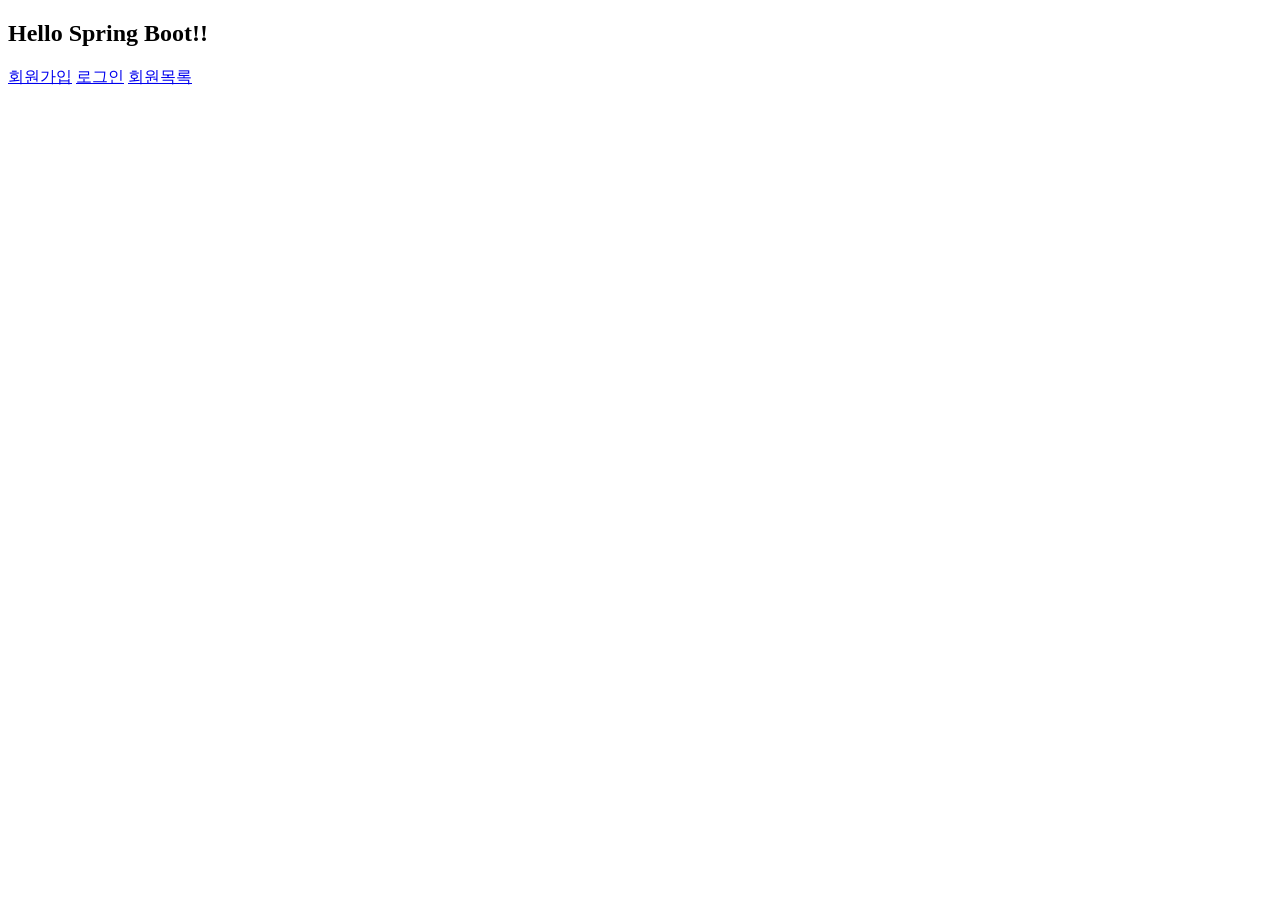
<file: Test/test/bpm/src/main/resources/templates/index.html>
<!DOCTYPE html>
<html lang="en" xmlns:th="http://www.thymeleaf.org">
<head>
    <meta charset="UTF-8">
    <meta name="viewport"
          content="width=device-width, user-scalable=no, initial-scale=1.0, maximum-scale=1.0, minimum-scale=1.0">
    <meta http-equiv="X-UA-Compatible" content="ie=edge">
    <title>index</title>
</head>
<body>
<h2>Hello Spring Boot!!</h2>
<a href="/user/save">회원가입</a>
<a href="/user/login">로그인</a>
<a href="/user/">회원목록</a>
</body>
</html>
</file>
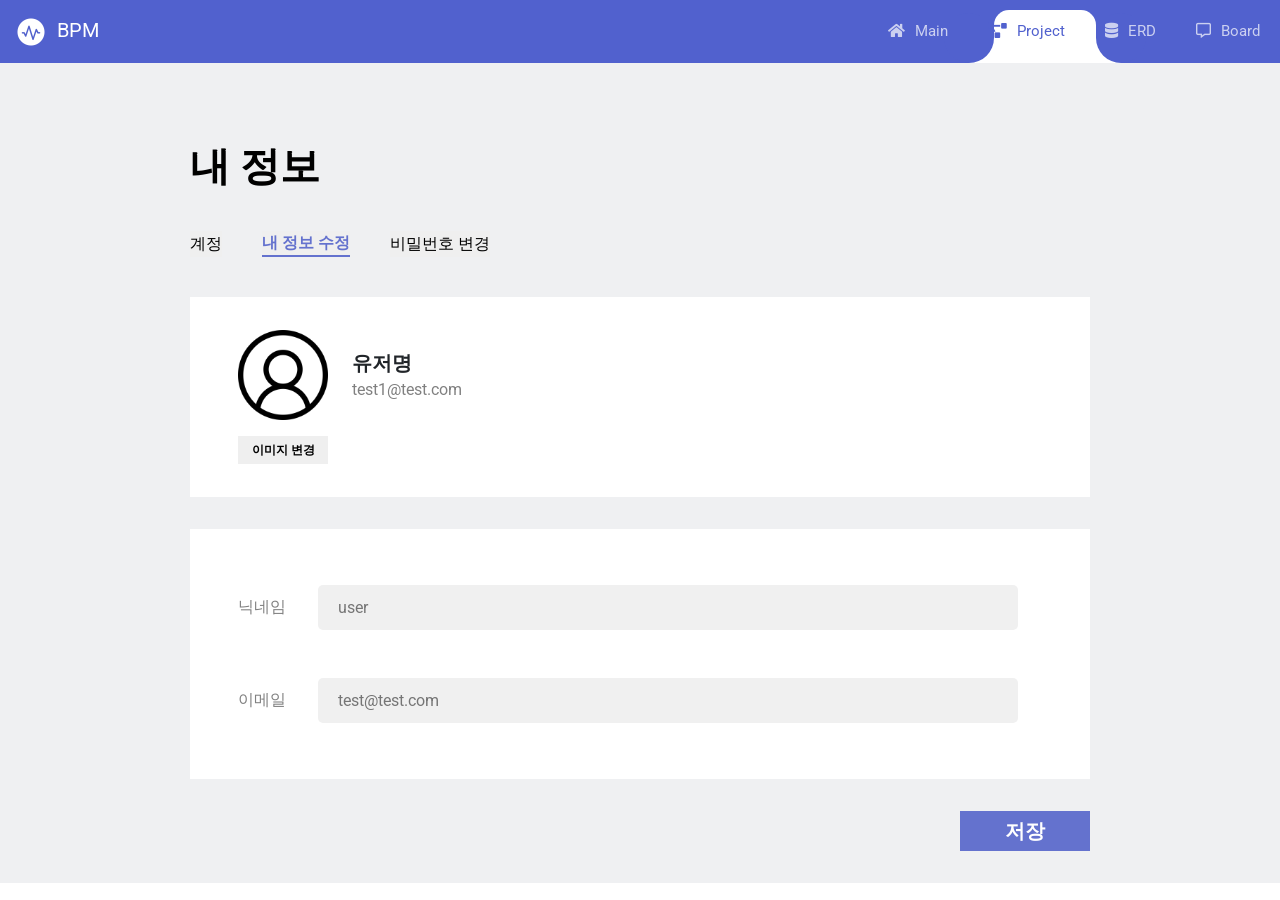
<file: 졸업작품/BPM/박종혁/front/account-update.html>
<!DOCTYPE html>
<html lang="en" >
<head>
  <meta charset="UTF-8">
  <title>account-update-btn</title>
  <meta charset="UTF-8">
    <meta name="viewport" content="width=device-width, user-scalable=no, initial-scale=1.0, maximum-scale=1.0, minimum-scale=1.0"><link rel='stylesheet' href='https://cdn.jsdelivr.net/npm/bootstrap@4.6.1/dist/css/bootstrap.min.css'>
<link rel='stylesheet' href='https://cdnjs.cloudflare.com/ajax/libs/font-awesome/5.8.2/css/all.css'><link rel="stylesheet" href="./css/nav.css">
<link rel="stylesheet" href="css/account-update.css">
</head>
<body>
<!-- partial:index.partial.html -->
<nav class="navbar navbar-expand-custom navbar-mainbg">
        
        <a class="navbar-brand navbar-logo" href="#"><img class="navbar-logo-image" src="./image/logo.png">BPM</a>
        <button class="navbar-toggler" type="button" aria-controls="navbarSupportedContent" aria-expanded="false" aria-label="Toggle navigation">
        <i class="fas fa-bars text-white"></i>
        </button>
        <div class="collapse navbar-collapse" id="navbarSupportedContent">
            <ul class="navbar-nav ml-auto">
                <div class="hori-selector"><div class="left"></div><div class="right"></div></div>
                <li class="nav-item">
                    <a class="nav-link" href="javascript:void(0);"><i class="fas fa-home"></i>Main</a>
                </li>
                <li class="nav-item active">
                    <a class="nav-link" href="javascript:void(0);"><i class="fas fa-project-diagram"></i>Project</a>
                </li>
                <li class="nav-item">
                    <a class="nav-link" href="javascript:void(0);"><i class="fas fa-database"></i>ERD</a>
                </li>
                <li class="nav-item">
                    <a class="nav-link" href="javascript:void(0);"><i class="far fa-comment-alt"></i>Board</a>
                </li>
            </ul>
        </div>
    </nav>

    <div class="page-container">
        <div class="inner-container">
            <div class="top-wrap">
                <h1>내 정보</h1>
                <div class="toolbar-wrap">
                    <button class="toolbar-btn account-btn">계정</button>
                    <button class="toolbar-btn account-update-btn">내 정보 수정</button>
                    <button class="toolbar-btn password-change-btn">비밀번호 변경</button>
                </div>
            </div>
    
            <div class="profile-wrap">
                <div class="profile">
                    <div class="profile-detail">
                        <img src="image/profile.png" alt="">
                        <div class="profile-user">
                            <div class="profile-username">유저명</div>
                            <div class="profile-email">test1@test.com</div>
                        </div>
                    </div>
                    <button class="img-change">이미지 변경</button>
                </div>
            </div>

            <div class="update-wrap">
                <form action="">
                    <div class="update">
                        <div class="update-info">
                            <div class="update-detail">닉네임</div>
                            <input class="update-input" type="text" placeholder="user">
                        </div>
                        <div class="update-info">
                            <div class="update-detail">이메일</div>
                            <input class="update-input" type="text" placeholder="test@test.com">
                        </div>
                    </div>
                </form>
            </div>
            
            <div class="btn-wrap">
                <button class="save-btn" type="submit">저장</button>
            </div>
        </div>
    </div>
<!-- partial -->
  <script src='https://code.jquery.com/jquery-3.4.1.min.js'></script>
<script src='https://cdn.jsdelivr.net/npm/popper.js@1.16.1/dist/umd/popper.min.js'></script>
<script src='https://cdn.jsdelivr.net/npm/bootstrap@4.6.1/dist/js/bootstrap.min.js'></script><script  src="./js/nav.js"></script>

</body>
</html>
</file>
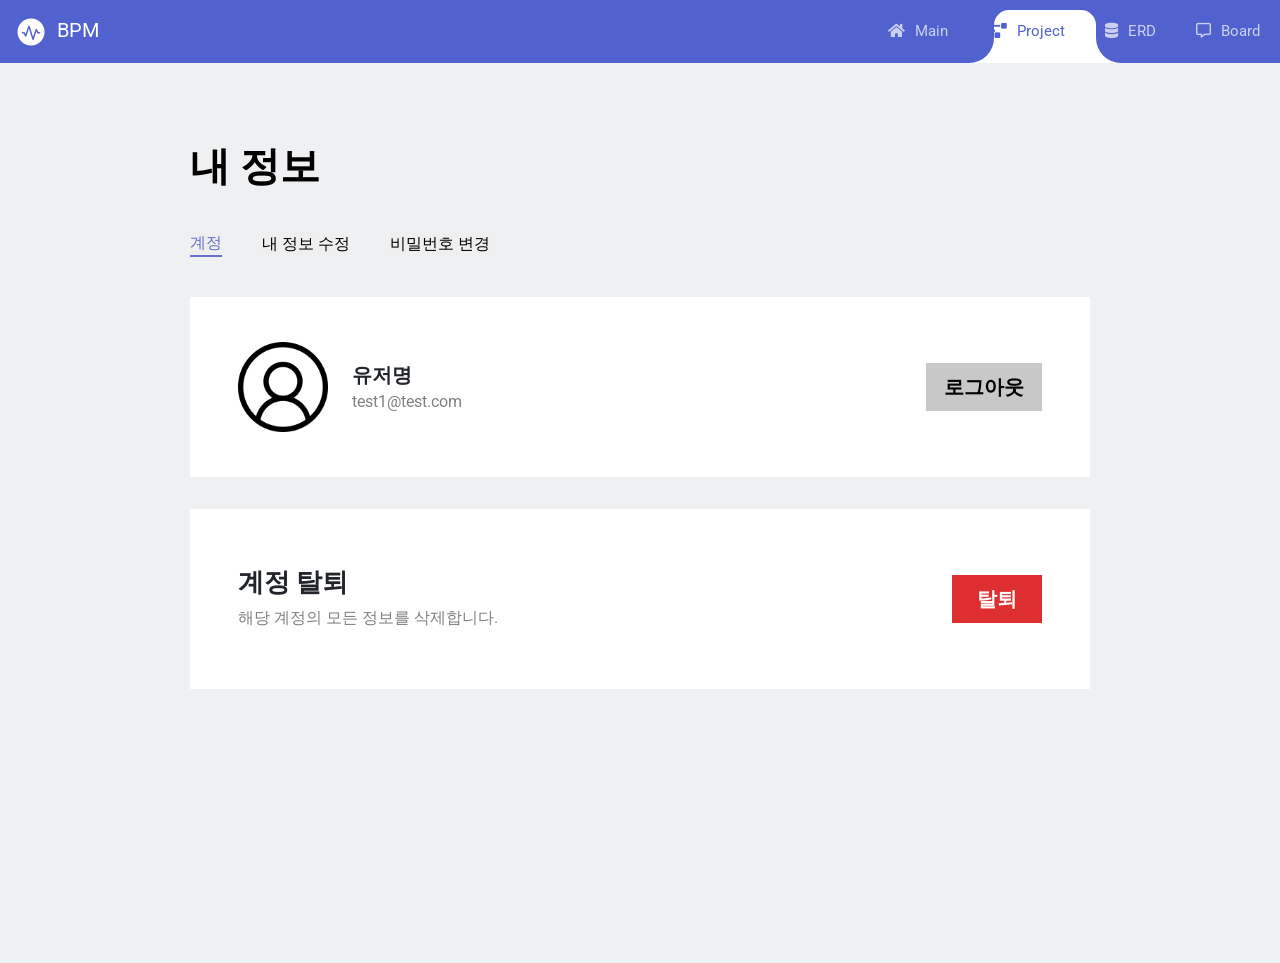
<file: 졸업작품/BPM/박종혁/front/account.html>
<!DOCTYPE html>
<html lang="en" >
<head>
  <meta charset="UTF-8">
  <title>account</title>
  <meta charset="UTF-8">
    <meta name="viewport" content="width=device-width, user-scalable=no, initial-scale=1.0, maximum-scale=1.0, minimum-scale=1.0"><link rel='stylesheet' href='https://cdn.jsdelivr.net/npm/bootstrap@4.6.1/dist/css/bootstrap.min.css'>
<link rel='stylesheet' href='https://cdnjs.cloudflare.com/ajax/libs/font-awesome/5.8.2/css/all.css'><link rel="stylesheet" href="./css/nav.css">
<link rel="stylesheet" href="css/account.css">
</head>
<body>
<!-- partial:index.partial.html -->
<nav class="navbar navbar-expand-custom navbar-mainbg">
        
        <a class="navbar-brand navbar-logo" href="#"><img class="navbar-logo-image" src="./image/logo.png">BPM</a>
        <button class="navbar-toggler" type="button" aria-controls="navbarSupportedContent" aria-expanded="false" aria-label="Toggle navigation">
        <i class="fas fa-bars text-white"></i>
        </button>
        <div class="collapse navbar-collapse" id="navbarSupportedContent">
            <ul class="navbar-nav ml-auto">
                <div class="hori-selector"><div class="left"></div><div class="right"></div></div>
                <li class="nav-item">
                    <a class="nav-link" href="javascript:void(0);"><i class="fas fa-home"></i>Main</a>
                </li>
                <li class="nav-item active">
                    <a class="nav-link" href="javascript:void(0);"><i class="fas fa-project-diagram"></i>Project</a>
                </li>
                <li class="nav-item">
                    <a class="nav-link" href="javascript:void(0);"><i class="fas fa-database"></i>ERD</a>
                </li>
                <li class="nav-item">
                    <a class="nav-link" href="javascript:void(0);"><i class="far fa-comment-alt"></i>Board</a>
                </li>
            </ul>
        </div>
    </nav>

    <div class="page-container">
        <div class="inner-container">
            <div class="top-wrap">
                <h1>내 정보</h1>
                <div class="toolbar-wrap">
                    <button class="toolbar-btn account-btn">계정</button>
                    <button class="toolbar-btn account-update-btn">내 정보 수정</button>
                    <button class="toolbar-btn password-change-btn">비밀번호 변경</button>
                </div>
            </div>
    
            <div class="profile-wrap">
                <img src="image/profile.png" alt="">
                <div class="profile-detail">
                    <div class="profile-username">유저명</div>
                    <div class="profile-email">test1@test.com</div>
                </div>
                <button class="logout-btn">로그아웃</button>
            </div>
    
            <div class="withdraw-wrap">
                <div class="withdraw-discription">
                    <h1>계정 탈퇴</h1>
                    <div class="withdraw-detail">해당 계정의 모든 정보를 삭제합니다.</div>
                </div>
                <button class="withdraw-btn">탈퇴</button>
            </div>
        </div>
    </div>
<!-- partial -->
  <script src='https://code.jquery.com/jquery-3.4.1.min.js'></script>
<script src='https://cdn.jsdelivr.net/npm/popper.js@1.16.1/dist/umd/popper.min.js'></script>
<script src='https://cdn.jsdelivr.net/npm/bootstrap@4.6.1/dist/js/bootstrap.min.js'></script><script  src="./js/nav.js"></script>

</body>
</html>
</file>
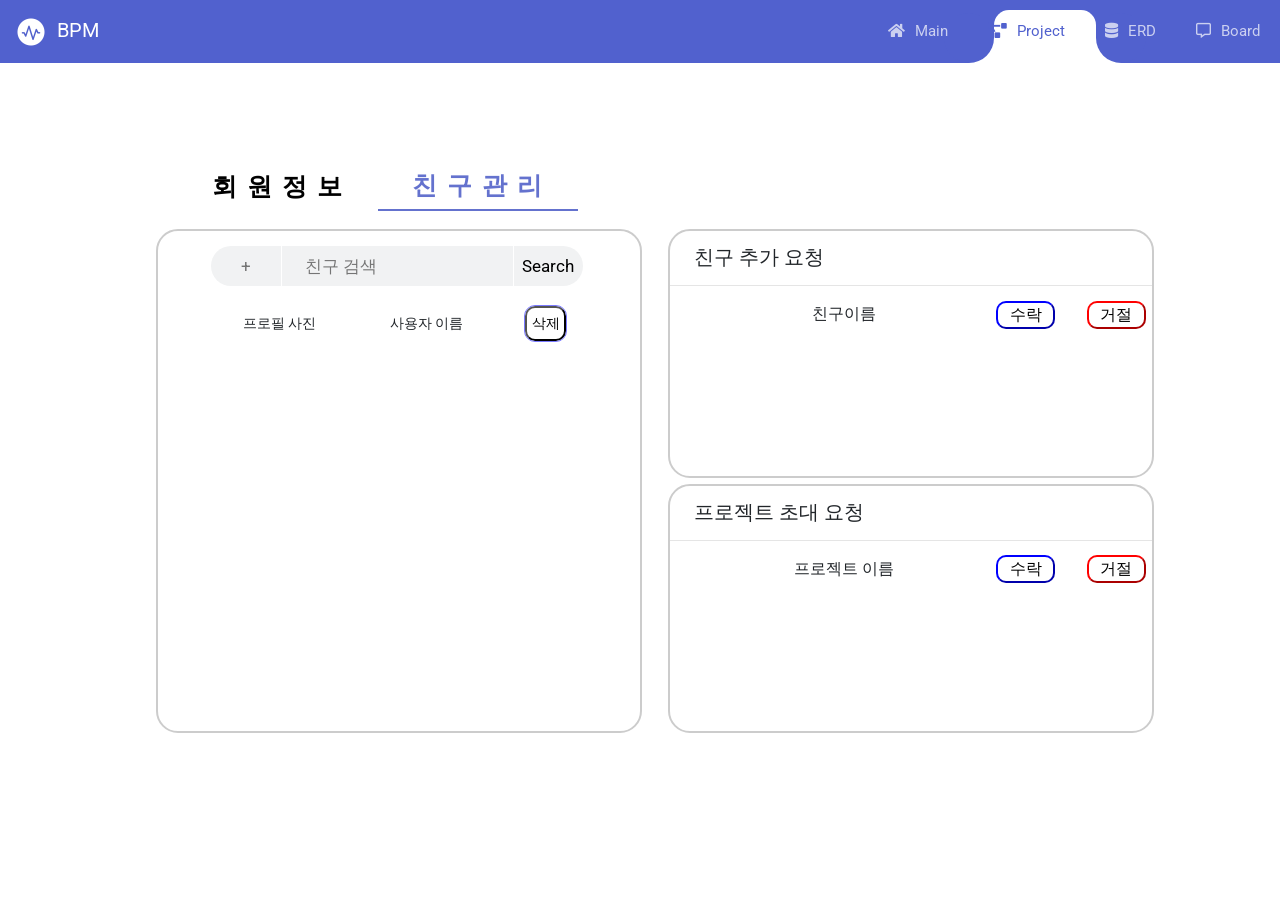
<file: 졸업작품/BPM/박종혁/front/friend.html>
<!DOCTYPE html>
<html lang="en">

<head>
    <meta charset="UTF-8">
    <title>User</title>
    <meta charset="UTF-8">
    <meta name="viewport"
        content="width=device-width, user-scalable=no, initial-scale=1.0, maximum-scale=1.0, minimum-scale=1.0">
    <link rel='stylesheet' href='https://cdn.jsdelivr.net/npm/bootstrap@4.6.1/dist/css/bootstrap.min.css'>
    <link rel='stylesheet' href='https://cdnjs.cloudflare.com/ajax/libs/font-awesome/5.8.2/css/all.css'>
    <link rel="stylesheet" href="./css/nav.css">
    <link rel="stylesheet" href="./css/friend.css">

    <!-- Java Script 다수 포함-->
    <script src='https://code.jquery.com/jquery-3.4.1.min.js'></script>
    <script src='https://cdn.jsdelivr.net/npm/popper.js@1.16.1/dist/umd/popper.min.js'></script>
    <script src='https://cdn.jsdelivr.net/npm/bootstrap@4.6.1/dist/js/bootstrap.min.js'></script>
    <script src="./js/nav.js"></script>
    <script src="./js/friend.js"></script>



</head>

<body>

    <!-- nav 바  -->
    <nav class="navbar navbar-expand-custom navbar-mainbg">
        <a class="navbar-brand navbar-logo" href="#"><img class="navbar-logo-image" src="./image/logo.png">BPM</a>
        <button class="navbar-toggler" type="button" aria-controls="navbarSupportedContent" aria-expanded="false"
            aria-label="Toggle navigation">
            <i class="fas fa-bars text-white"></i>
        </button>
        <div class="collapse navbar-collapse" id="navbarSupportedContent">
            <ul class="navbar-nav ml-auto">
                <div class="hori-selector">
                    <div class="left"></div>
                    <div class="right"></div>
                </div>
                <li class="nav-item">
                    <a class="nav-link" href="javascript:void(0);"><i class="fas fa-home"></i>Main</a>
                </li>
                <li class="nav-item active">
                    <a class="nav-link" href="javascript:void(0);"><i class="fas fa-project-diagram"></i>Project</a>
                </li>
                <li class="nav-item">
                    <a class="nav-link" href="javascript:void(0);"><i class="fas fa-database"></i>ERD</a>
                </li>
                <li class="nav-item">
                    <a class="nav-link" href="javascript:void(0);"><i class="far fa-comment-alt"></i>Board</a>
                </li>
            </ul>
        </div>
    </nav>


    <div class="top-button">
        <div class="left">
            <button type="button" name="write" id="user-info">회 원 정 보</button>
            <button type="button" name="write" id="friends">친 구 관 리</button>
        </div>
    </div>

    <div class="middle-box">
        <div class="left-box">
            <form action="" class="search-form">
                <input type="text" id="plus-friend" placeholder="+">
                <input type="text" id="search-input" placeholder="친구 검색">
                <input type="submit" id="search-submit" value="Search">
            </form>

            <table class="board_list">
                <tbody>
                    <tr>
                        <td>프로필 사진</td>
                        <td>
                            사용자 이름
                        </td>
                        <td><input type="submit" value="삭제" id="delete-button"></td>
                    </tr>
                </tbody>
            </table>

        </div>
        <div id="right-box">
            <div id="right-box-1">
                <h3>친구 추가 요청</h3>
                <hr>
                <form action="" class="rightbox-element">
                    <img>
                    <p>친구이름</p>
                    <input type="submit" value="수락" class="submit-btn">
                    <input type="button" value="거절" class="delete-btn">
                </form>
            </div>
            <div id="right-box-2">
                <h3>프로젝트 초대 요청</h3>
                <hr>
                <form action="" class="rightbox-element">
                    <img>
                    <p>프로젝트 이름</p>
                    <input type="submit" value="수락" class="submit-btn">
                    <input type="button" value="거절" class="delete-btn">
                </form>
            </div>
        </div>
    </div>
</body>
</file>
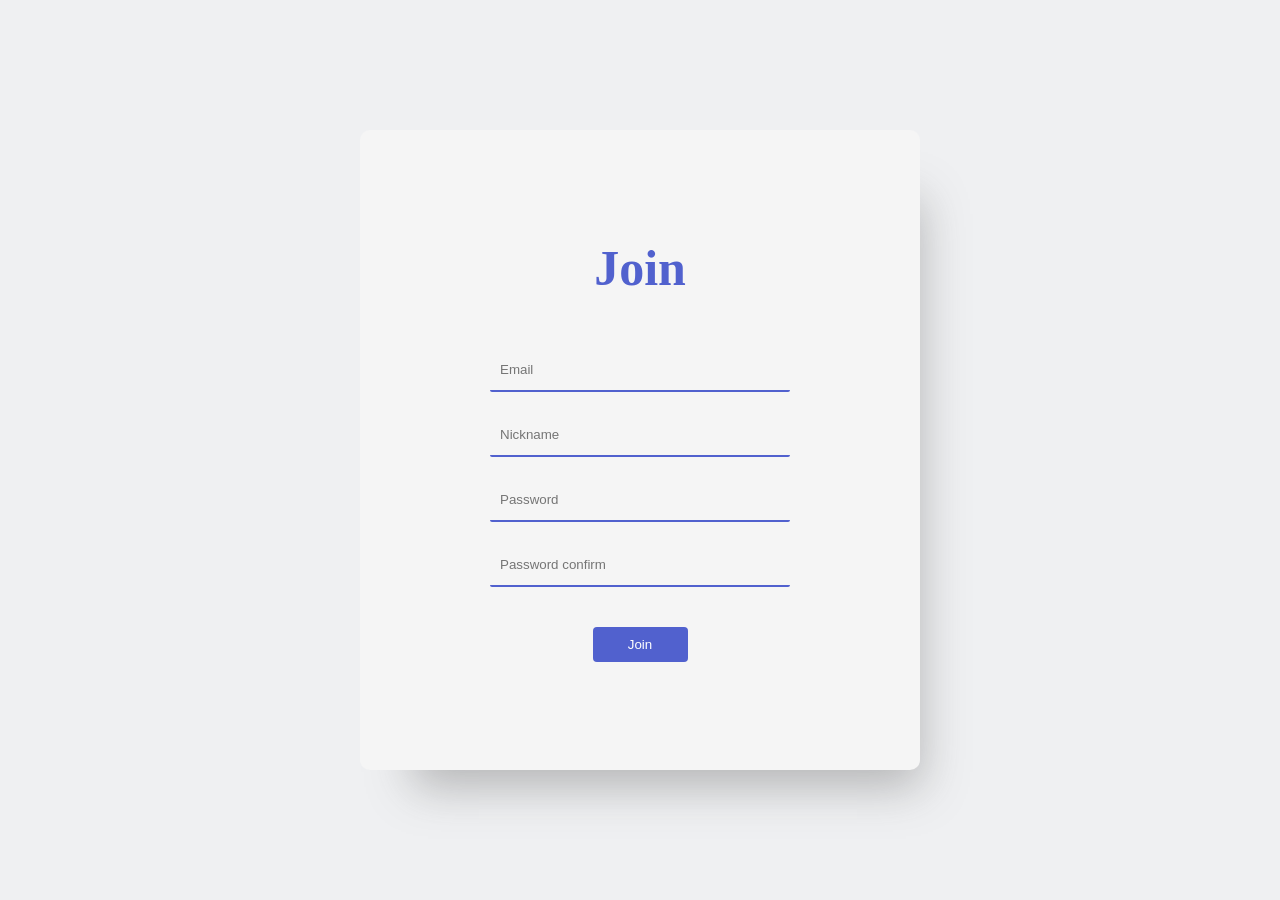
<file: 졸업작품/BPM/박종혁/front/join.html>
<!DOCTYPE html>
<html lang="en">
<head>
    <meta charset="UTF-8">
    <meta name="viewport" content="width=device-width, initial-scale=1.0">
    <title>Login</title>
    <link rel="stylesheet" href="./css/join.css">
</head>
<body>
    <div class="page-container">
        <div class="join-form-container shadow">
            <h1>Join</h1>
            <div class="join-input-container">
                <div class="join-input-wrap">
                    <input placeholder="Email" type="text">
                </div>
                <div class="join-input-wrap">
                    <input placeholder="Nickname" type="text">
                </div>
                <div class="join-input-wrap">
                    <input placeholder="Password" type="password">
                </div>
                <div class="join-input-wrap">
                    <input placeholder="Password confirm" type="password">
                </div>
            </div>
            <div class="join-btn-wrap">
                <button class="join-btn" type="submit">Join</button>
            </div>
        </div>
    </div>
</body>
</html>
</file>
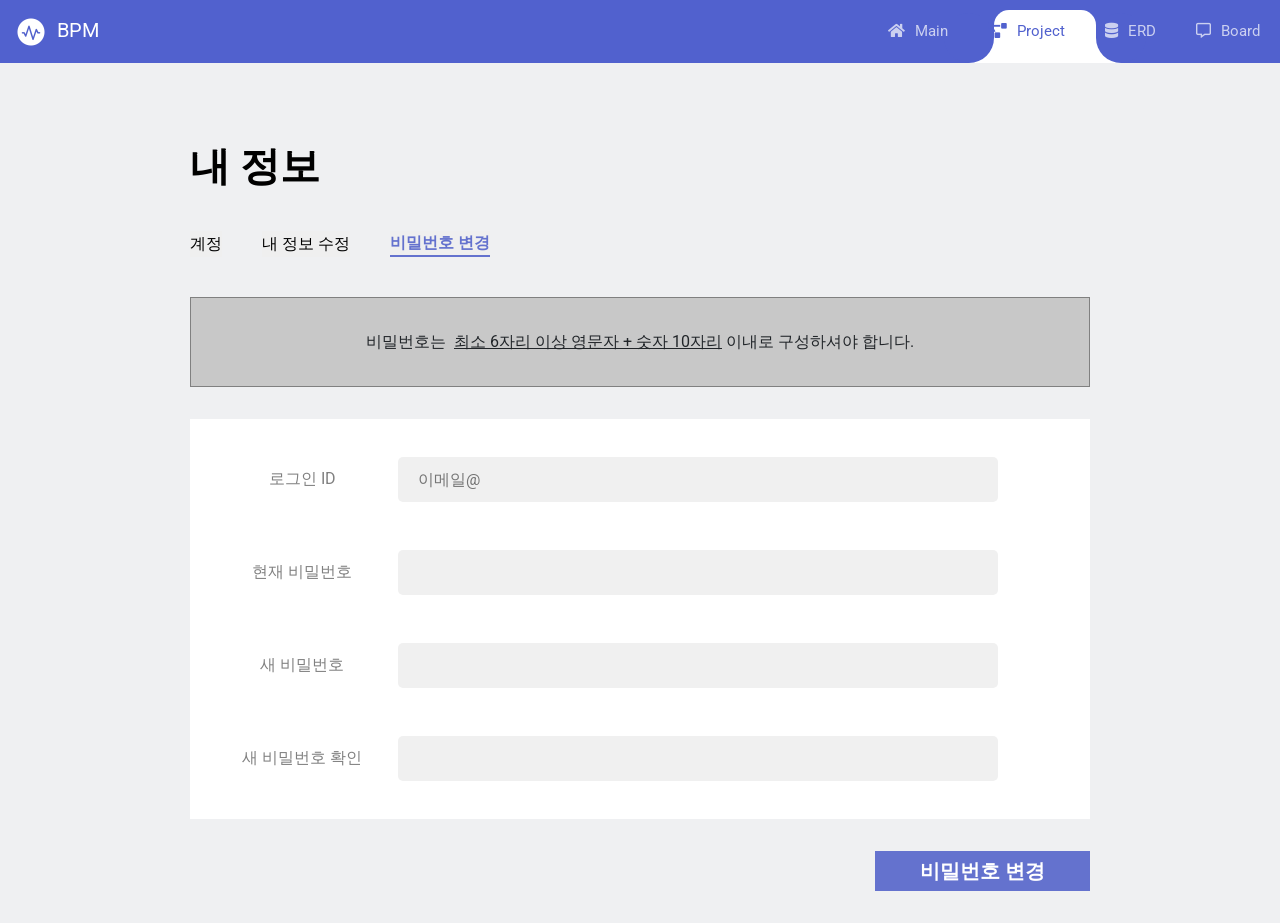
<file: 졸업작품/BPM/박종혁/front/password-change.html>
<!DOCTYPE html>
<html lang="en" >
<head>
  <meta charset="UTF-8">
  <title>account-update-btn</title>
  <meta charset="UTF-8">
    <meta name="viewport" content="width=device-width, user-scalable=no, initial-scale=1.0, maximum-scale=1.0, minimum-scale=1.0"><link rel='stylesheet' href='https://cdn.jsdelivr.net/npm/bootstrap@4.6.1/dist/css/bootstrap.min.css'>
<link rel='stylesheet' href='https://cdnjs.cloudflare.com/ajax/libs/font-awesome/5.8.2/css/all.css'><link rel="stylesheet" href="./css/nav.css">
<link rel="stylesheet" href="css/password-change.css">
</head>
<body>
<!-- partial:index.partial.html -->
<nav class="navbar navbar-expand-custom navbar-mainbg">
        
        <a class="navbar-brand navbar-logo" href="#"><img class="navbar-logo-image" src="./image/logo.png">BPM</a>
        <button class="navbar-toggler" type="button" aria-controls="navbarSupportedContent" aria-expanded="false" aria-label="Toggle navigation">
        <i class="fas fa-bars text-white"></i>
        </button>
        <div class="collapse navbar-collapse" id="navbarSupportedContent">
            <ul class="navbar-nav ml-auto">
                <div class="hori-selector"><div class="left"></div><div class="right"></div></div>
                <li class="nav-item">
                    <a class="nav-link" href="javascript:void(0);"><i class="fas fa-home"></i>Main</a>
                </li>
                <li class="nav-item active">
                    <a class="nav-link" href="javascript:void(0);"><i class="fas fa-project-diagram"></i>Project</a>
                </li>
                <li class="nav-item">
                    <a class="nav-link" href="javascript:void(0);"><i class="fas fa-database"></i>ERD</a>
                </li>
                <li class="nav-item">
                    <a class="nav-link" href="javascript:void(0);"><i class="far fa-comment-alt"></i>Board</a>
                </li>
            </ul>
        </div>
    </nav>

    <div class="page-container">
        <div class="inner-container">
            <div class="top-wrap">
                <h1>내 정보</h1>
                <div class="toolbar-wrap">
                    <button class="toolbar-btn account-btn">계정</button>
                    <button class="toolbar-btn account-update-btn">내 정보 수정</button>
                    <button class="toolbar-btn password-change-btn">비밀번호 변경</button>
                </div>
            </div>

            <div class="password-change-script">
                비밀번호는 &nbsp;<u>최소 6자리 이상 영문자 + 숫자 10자리</u> &nbsp;이내로 구성하셔야 합니다. 
            </div>

            <div class="update-wrap">
                <form action="">
                    <div class="update">
                        <div class="update-info">
                            <div class="update-detail">로그인 ID</div>
                            <input class="update-input" type="text" placeholder="이메일@">
                        </div>

                        <div class="update-info">
                            <div class="update-detail">현재 비밀번호</div>
                            <input class="update-input" type="password">
                        </div>

                        <div class="update-info">
                            <div class="update-detail">새 비밀번호</div>
                            <input class="update-input" type="password">
                        </div>

                        <div class="update-info">
                            <div class="update-detail">새 비밀번호 확인</div>
                            <input class="update-input" type="password">
                        </div>
                    </div>
                </form>
            </div>
            
            <div class="btn-wrap">
                <button class="save-btn" type="submit">비밀번호 변경</button>
            </div>
        </div>
    </div>
<!-- partial -->
  <script src='https://code.jquery.com/jquery-3.4.1.min.js'></script>
<script src='https://cdn.jsdelivr.net/npm/popper.js@1.16.1/dist/umd/popper.min.js'></script>
<script src='https://cdn.jsdelivr.net/npm/bootstrap@4.6.1/dist/js/bootstrap.min.js'></script><script  src="./js/nav.js"></script>

</body>
</html>
</file>
<file: 졸업작품/BPM/박종혁/front/css/account-update.css>
.page-container {
    width: 100vw;
    height: auto;
    background-color: #eff0f2;
    display: flex;
    flex-direction: column;
    justify-content: center;
    align-items: center;

}

.inner-container {
    width: 900px;
    height: 100vhs;
    display: flex;
    flex-direction: column;
}

.top-wrap {
    display: flex;
    flex-direction: column;
    margin-top: 5rem;
}

.top-wrap h1 {
    color: black;
    font-weight: bold;
    margin-bottom: 2.5rem;
}

.toolbar-wrap {
    display: flex;
    margin-bottom: 2.5rem;
}

.toolbar-btn {
    margin-right: 2.5rem;
    border: none;
}

.account-update-btn {
    color: #6472ce;
    font-weight: bold;
    border-bottom: solid 2px #6472ce;
}

.toolbar-btn:hover {
    color: #6472ce;
    font-weight: bold;
}

.profile-wrap {
    background-color: white;
    display: flex;
    height: 200px;
    align-items: center;
    margin-bottom: 2rem;
}

.profile {
    display: flex;
    flex-direction: column;
    margin-left: 3rem;
}

.profile-detail {
    display: flex;
    align-items: center;
}

.profile-detail img {
    width: 90px;
    height: 90px;
}

.profile-detail .profile-username {
    font-size: 20px;
    font-weight: bold;
}

.profile-detail .profile-email {
    color: grey;
}

.profile-user {
    margin-left: 1.5rem;
}

.profile .img-change{
    width: 90px;
    margin-top: 1rem;
    border: none;
    font-size: 12px;
    font-weight: bold;
    padding: 5px 10px;
}

.profile .img-change:hover {
    background-color: rgb(202, 202, 202);
}

.update-wrap {
    background-color: white;
    display: flex;
    height: 250px;
    align-items: center;
    margin-bottom: 2rem;
}

.update {
    display: flex;
    flex-direction: column;
    margin-left: 3rem;
    justify-content: center;
    align-items: center;
}

.update-info {
    display: flex;
    flex-direction: row;
    margin: 1.5rem auto 1.5rem auto;
}

.update-detail {
    margin-right: 2rem;
    color: grey;
    text-align: center;
    display: flex;
    align-items: center;
}

.update-input {
    border: none;
    border-radius: 5px;
    background-color: #f0f0f0;
    line-height: 45px;
    width: 700px;
    padding-left: 20px;
}

.update-input:focus {
    outline: none;
}

.btn-wrap {
    display: flex;
    flex-direction: row-reverse;
}

.save-btn {
    color: white;
    font-size: 20px;
    font-weight: bold;
    padding: 5px 45px;
    border: none;
    background-color: #6472ce;
    margin-left: auto;
    margin-bottom: 2rem;
}
</file>
<file: 졸업작품/BPM/박종혁/front/css/account.css>
.page-container {
    width: 100vw;
    height: auto;
    background-color: #eff0f2;
    display: flex;
    flex-direction: column;
    justify-content: center;
    align-items: center;

}

.inner-container {
    width: 900px;
    height: 100vh;
    display: flex;
    flex-direction: column;
}

.top-wrap {
    display: flex;
    flex-direction: column;
    margin-top: 5rem;
}

.top-wrap h1 {
    color: black;
    font-weight: bold;
    margin-bottom: 2.5rem;
}

.toolbar-wrap {
    display: flex;
    margin-bottom: 2.5rem;
}

.toolbar-btn {
    margin-right: 2.5rem;
    border: none;
}

.account-update-btn :hover {
    color: #6472ce;
}

.account-btn {
    color: #6472ce;
    border-bottom: solid 2px #6472ce;
}

.profile-wrap {
    background-color: white;
    display: flex;
    height: 180px;
    align-items: center;
    margin-bottom: 2rem;
}

.profile-wrap img {
    width: 90px;
    height: 90px;
    margin-left: 3rem;
}

.profile-detail {
    display: flex;
    flex-direction: column;
    margin-left: 1.5rem;
}

.profile-username {
    font-size: 20px;
    font-weight: bold;
}

.profile-email {
    color: grey;
}

.logout-btn {
    color: black;
    font-size: 20px;
    font-weight: bold;
    padding: 9px 18px;
    border: none;
    background-color: rgb(200, 200, 200);
    margin: auto 3rem auto auto;
}

.withdraw-wrap {
    background-color: white;
    display: flex;
    height: 180px;
    align-items: center;
}

.withdraw-discription {
    display: flex;
    flex-direction: column;
    margin-left: 3rem;
}

.withdraw-discription h1 {
    font-size: 26px;
    font-weight: bold;
}

.withdraw-discription .withdraw-detail {
    font-size: 16px;
    color: grey;
}

.withdraw-btn {
    color: white;
    font-size: 20px;
    font-weight: bold;
    padding: 9px 25px;
    border: none;
    background-color: rgb(221, 47, 47);
    margin: auto 3rem auto auto;
}
</file>
<file: 졸업작품/BPM/박종혁/front/css/friend.css>
/*  마진 순서 : 상우좌하
    다중 커서 : Alt + 드래그나 클릭
    코드 정렬 : Alt + Shift + F
    border 순서 : 픽셀, 스타일, 색깔 
     */





.top-button {
    display: flex;
    flex-direction: row;
    justify-content: space-between;
    width: 80%;
    max-width: 1280px;
    margin: 100px auto 20px auto;
    align-items: center;
}

.left {
    display: flex;
    /* flex 아이템 순서 정방향 */
    flex-direction: row;
    /* 수직방향 정렬 */
    justify-content: center;
    /* 아이템들 가운데 정렬 */
    align-items: center;

}

#user-info {
    width: 200px;
    height: 48px;
    font-size: 25px;
    font-weight: bold;
    padding: 4px 15px;
    background-color: white;
    color: black;
    border: none;
    letter-spacing: 2px;
    margin-left: 50px;
}

#user-info:focus {
    outline: none;
}

#friends {
    width: 200px;
    height: 48px;
    font-size: 25px;
    font-weight: bold;
    padding: 4px 15px;
    background-color: white;
    color: #6472ce;
    border: none;
    border-bottom: solid 2px #6472ce;
    letter-spacing: 2px;
    
}

#friends:focus {
    outline: none;
}


.middle-box {
    display: flex;
    flex-direction: row;
    justify-content: center;
    width: 80%;
    height: auto;
    margin: auto;
}

.middle-box>div {
    flex: 1;
    width: 100px;
    height: 500px;
    margin-left: 30px;
}

.left-box {
    outline: 2px solid #ccc;
    border-radius: 20px;
    align-items: center;
}

.search-form {
    height: 10%;
    margin: 10px;
    position: relative;
    top: 1%;
    left: 9%;
}

.search-form input {
    height: 80%;
    border: none;
    font-size: 17px;
    background-color: #f1f2f3;
}

#plus-friend {
    width: 15%;
    border-radius: 20px 0 0 20px;
    text-align: center;
}

#search-input {
    width: 50%;
    padding-left: 5%;
    margin-left: -3px;
}

#search-input ::placeholder {
    color: gray;
}

#search-submit {
    width: 15%;
    border-radius: 0 20px 20px 0;
    margin-left: -3px;
    transition: 0.3s;
}

#search-submit :hover {
    background-color: #2c2c2c;
    box-shadow: 0 2px 4px rgba(0, 79, 25, 0.3);
    cursor: pointer;
}

.board_list {
    width: 80%;
    margin-left: 10%;
}

.board_list td {
    margin-left: 5rem;
    padding: 5px;
    font-size: 14px;
    text-align: center;
}

#delete-button {
    width: 50%;
    height: 100%;
    padding: 5px;
    outline: 0.5px solid rgb(122, 122, 255);
    border-radius: 10px;
    font-size: 14px;
    background-color: #FFF;
}

#delete-button :hover {
    text-decoration: underline;

}

#right-box {
    display: flex;
    flex-direction: column;
    justify-content: center;
}

#right-box h3 {
    font-size: 20px;
    margin-top: 3%;
    margin-left: 5%;
}

#right-box-1 {
    height: 100%;
    outline: 2px solid #ccc;
    border-radius: 20px;
}

#right-box-2 {
    height: 100%;
    outline: 2px solid #ccc;
    border-radius: 20px;
    margin-top: 2%;
}

.rightbox-element {
    display: flex;
    margin: 3%;
    position: relative;
    left: 5%;
}

.rightbox-element>p {
    width: 60%;
    text-align: center;
}

.rightbox-element>input {
    margin: auto;
    margin-top: -0.1rem;
    width: 13%;
    background-color: #FFF;
    border-radius: 10px;
}

.rightbox-element>.submit-btn {
    border-color: blue;
}

.rightbox-element>.delete-btn {
    border-color: red;
}
</file>
<file: 졸업작품/BPM/박종혁/front/css/join.css>
*{
    padding: 0;
    margin: 0;
    box-sizing: border-box;
}

.page-container{
    width: 100vw;
    height: 100vh;
    background: #eff0f2;
    display: flex;
    justify-content: center;
    align-items: center;

}

.shadow{
    -webkit-box-shadow: 27px 43px 43px -26px rgba(89,89,89,0.39);
    -moz-box-shadow: 27px 43px 43px -26px rgba(89,89,89,0.39);
    box-shadow: 27px 43px 43px -26px rgba(89,89,89,0.39);
}

.join-form-container{
    background:#f5f5f5 ;
    width: 560px;
    height: 640px;
    display: flex;
    flex-direction: column;
    justify-content: center;
    align-items: center;
    box-shadow: 10px black;
    border-radius: 10px;
}

.join-form-container h1 {
    font-size: 50px;
    color: #5161ce; 
    margin-bottom: 30px;
}

.join-input-container{
    width:300px;
}

.join-input-container .join-input-wrap{
    width:300px;
    height: 45px;
    margin-top: 20px;
    border-radius: 2px;
    border-bottom: solid 2px #5161ce;
   
}

.join-input-container .join-input-wrap input{
    background: none;
    border: none;
    line-height: 45px;
    padding-left:10px;
    width:267px;
}

.join-input-container .join-input-wrap input:focus{
    outline: none;
}

.join-btn-wrap{
    margin-top: 40px;
    display: flex;
    flex-direction: column;
    align-items: center;
}

.join-btn-wrap .join-btn{
    width:95px;
    height:35px;
    color:white;
    border: 0;
    border-radius: 4px;
    background-color: #5161ce;
}

.join-btn-wrap a{
    margin-top:10px;
    text-decoration: none;
    font-size: 11px;
    color: gray;

}
</file>
<file: 졸업작품/BPM/박종혁/front/css/password-change.css>
.page-container {
    width: 100vw;
    height: auto;
    background-color: #eff0f2;
    display: flex;
    flex-direction: column;
    justify-content: center;
    align-items: center;

}

.inner-container {
    width: 900px;
    height: 100vhs;
    display: flex;
    flex-direction: column;
}

.top-wrap {
    display: flex;
    flex-direction: column;
    margin-top: 5rem;
}

.top-wrap h1 {
    color: black;
    font-weight: bold;
    margin-bottom: 2.5rem;
}

.toolbar-wrap {
    display: flex;
    margin-bottom: 2.5rem;
}

.toolbar-btn {
    margin-right: 2.5rem;
    border: none;
}

.password-change-btn {
    color: #6472ce;
    font-weight: bold;
    border-bottom: solid 2px #6472ce;
}

.toolbar-btn:hover {
    color: #6472ce;
    font-weight: bold;
}

.password-change-script {
    background-color: rgb(200, 200, 200);
    display: flex;
    height: 90px;
    margin-bottom: 2rem;
    justify-content: center;
    align-items: center;
    border: solid 1px grey;
}

.update-wrap {
    background-color: white;
    display: flex;
    height: 400px;
    align-items: center;
    margin-bottom: 2rem;
}

.update {
    display: flex;
    flex-direction: column;
    margin-left: 3rem;
    justify-content: center;
    align-items: center;
}

.update-info {
    display: flex;
    flex-direction: row;
    margin: 1.5rem auto 1.5rem auto;
}

.update-detail {
    margin-right: 2rem;
    color: grey;
    text-align: center;
    display: flex;
    align-items: center;
    justify-content: center;
    width: 8rem;
}

.update-input {
    border: none;
    border-radius: 5px;
    background-color: #f0f0f0;
    line-height: 45px;
    width: 600px;
    padding-left: 20px;
}

.update-input:focus {
    outline: none;
}

.btn-wrap {
    display: flex;
    flex-direction: row-reverse;
}

.save-btn {
    color: white;
    font-size: 20px;
    font-weight: bold;
    padding: 5px 45px;
    border: none;
    background-color: #6472ce;
    margin-left: auto;
    margin-bottom: 2rem;
}
</file>
<file: 졸업작품/BPM/박종혁/front/css/nav.css>
@import url('https://fonts.googleapis.com/css?family=Roboto');

body{
	font-family: 'Roboto', sans-serif;
}
* {
	margin: 0;
	padding: 0;
}
i {
	margin-right: 10px;
}
/*----------bootstrap-navbar-css------------*/
.navbar-logo{
	padding: 15px;
	color: #fff;
}
.navbar-logo-image{
	margin-right: 10px;
	height: 32px;
	width: 32px;
}
.navbar-mainbg{
	background-color: #5161ce;
	padding: 0px;
}
#navbarSupportedContent{
	overflow: hidden;
	position: relative;
}
#navbarSupportedContent ul{
	padding: 0px;
	margin: 0px;
}
#navbarSupportedContent ul li a i{
	margin-right: 10px;
}
#navbarSupportedContent li {
	list-style-type: none;
	float: left;
}
#navbarSupportedContent ul li a{
	color: rgba(255,255,255,0.7);
    text-decoration: none;
    font-size: 15px;
    display: block;
    padding: 20px 20px;
    transition-duration:0.6s;
	transition-timing-function: cubic-bezier(0.68, -0.55, 0.265, 1.55);
    position: relative;
}
#navbarSupportedContent>ul>li.active>a{
	color: #5161ce;
	background-color: transparent;
	transition: all 0.7s;
}
#navbarSupportedContent a:not(:only-child):after {
	content: "\f105";
	position: absolute;
	right: 20px;
	top: 10px;
	font-size: 14px;
	font-family: "Font Awesome 5 Free";
	display: inline-block;
	padding-right: 3px;
	vertical-align: middle;
	font-weight: 900;
	transition: 0.5s;
}
#navbarSupportedContent .active>a:not(:only-child):after {
	transform: rotate(90deg);
}
.hori-selector{
	display:inline-block;
	position:absolute;
	height: 100%;
	top: 0px;
	left: 0px;
	transition-duration:0.6s;
	transition-timing-function: cubic-bezier(0.68, -0.55, 0.265, 1.55);
	background-color: #fff;
	border-top-left-radius: 15px;
	border-top-right-radius: 15px;
	margin-top: 10px;
}
.hori-selector .right,
.hori-selector .left{
	position: absolute;
	width: 25px;
	height: 25px;
	background-color: #fff;
	bottom: 10px;
}
.hori-selector .right{
	right: -25px;
}
.hori-selector .left{
	left: -25px;
}
.hori-selector .right:before,
.hori-selector .left:before{
	content: '';
    position: absolute;
    width: 50px;
    height: 50px;
    border-radius: 50%;
    background-color: #5161ce;
}
.hori-selector .right:before{
	bottom: 0;
    right: -25px;
}
.hori-selector .left:before{
	bottom: 0;
    left: -25px;
}


@media(min-width: 992px){
	.navbar-expand-custom {
	    -ms-flex-flow: row nowrap;
	    flex-flow: row nowrap;
	    -ms-flex-pack: start;
	    justify-content: flex-start;
	}
	.navbar-expand-custom .navbar-nav {
	    -ms-flex-direction: row;
	    flex-direction: row;
	}
	.navbar-expand-custom .navbar-toggler {
	    display: none;
	}
	.navbar-expand-custom .navbar-collapse {
	    display: -ms-flexbox!important;
	    display: flex!important;
	    -ms-flex-preferred-size: auto;
	    flex-basis: auto;
	}
}


@media (max-width: 991px){
	#navbarSupportedContent ul li a{
		padding: 12px 30px;
	}
	.hori-selector{
		margin-top: 0px;
		margin-left: 10px;
		border-radius: 0;
		border-top-left-radius: 25px;
		border-bottom-left-radius: 25px;
	}
	.hori-selector .left,
	.hori-selector .right{
		right: 10px;
	}
	.hori-selector .left{
		top: -25px;
		left: auto;
	}
	.hori-selector .right{
		bottom: -25px;
	}
	.hori-selector .left:before{
		left: -25px;
		top: -25px;
	}
	.hori-selector .right:before{
		bottom: -25px;
		left: -25px;
	}
}
</file>
